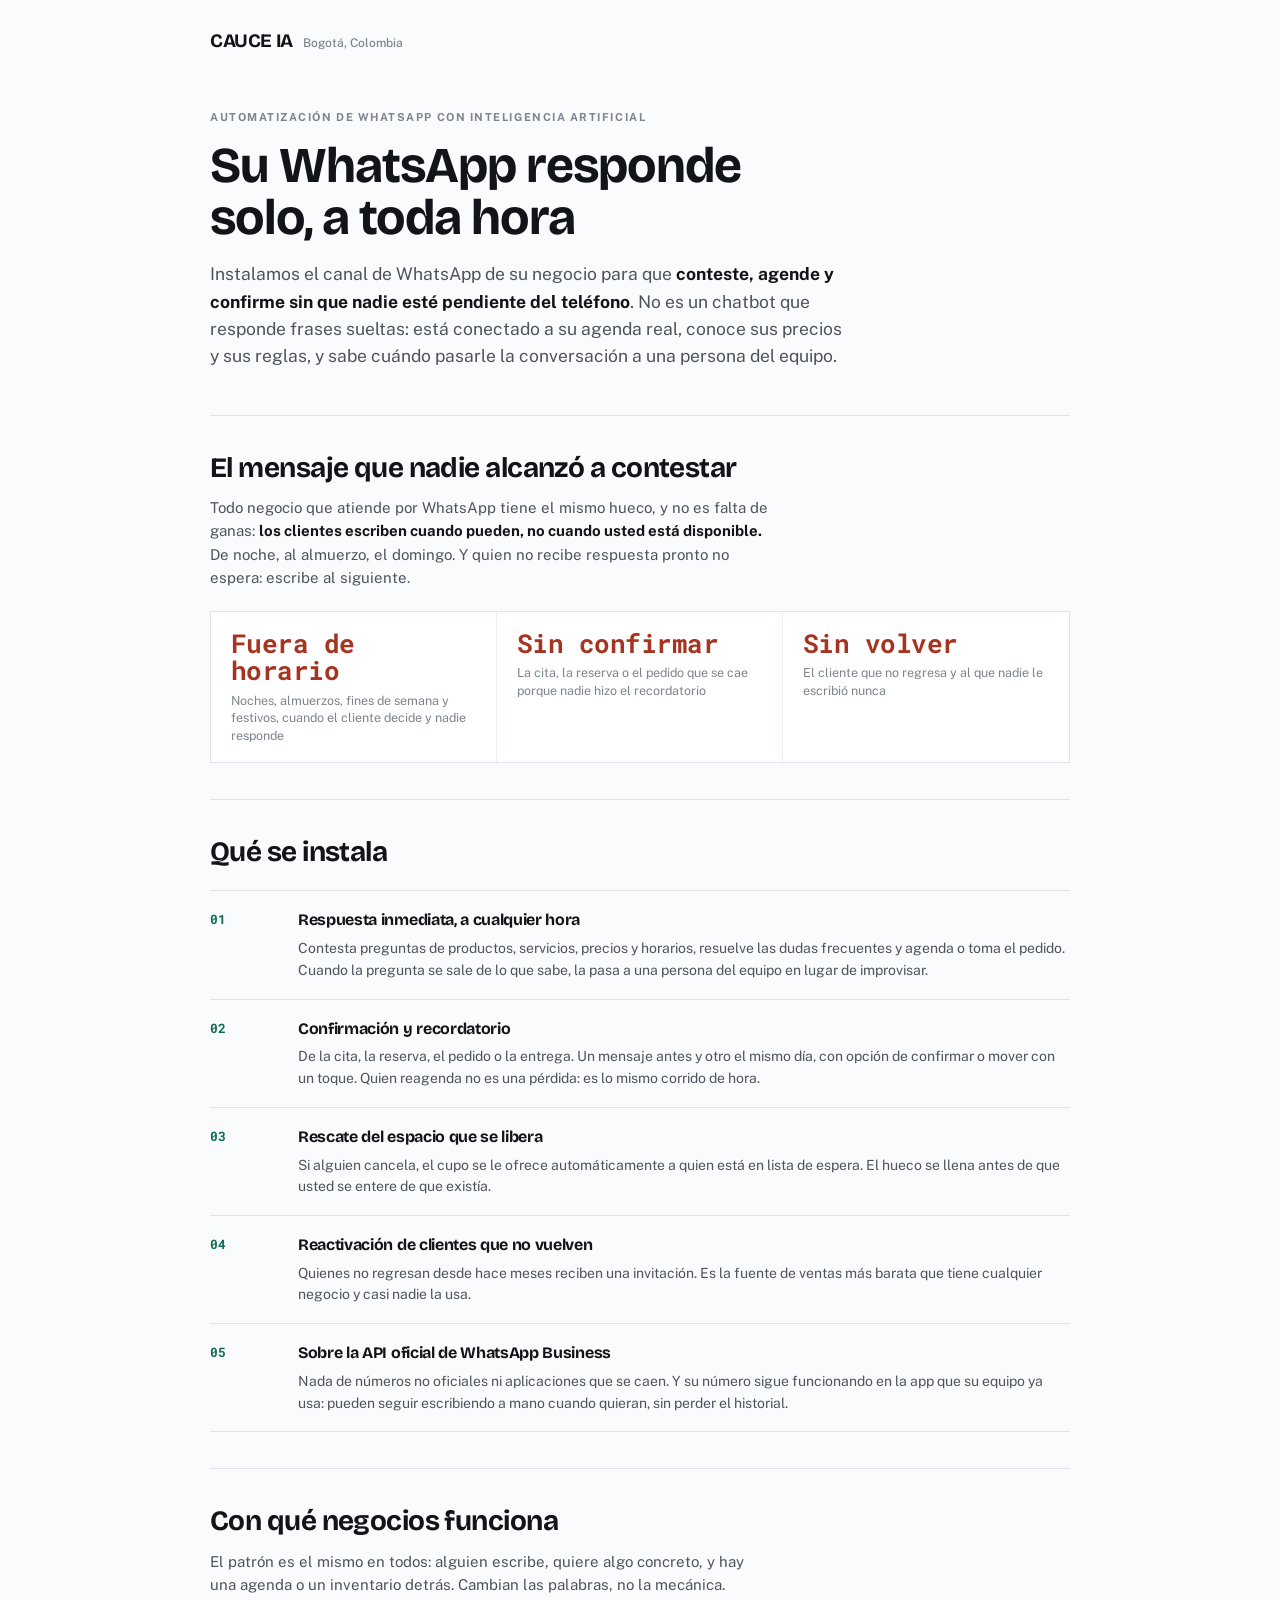
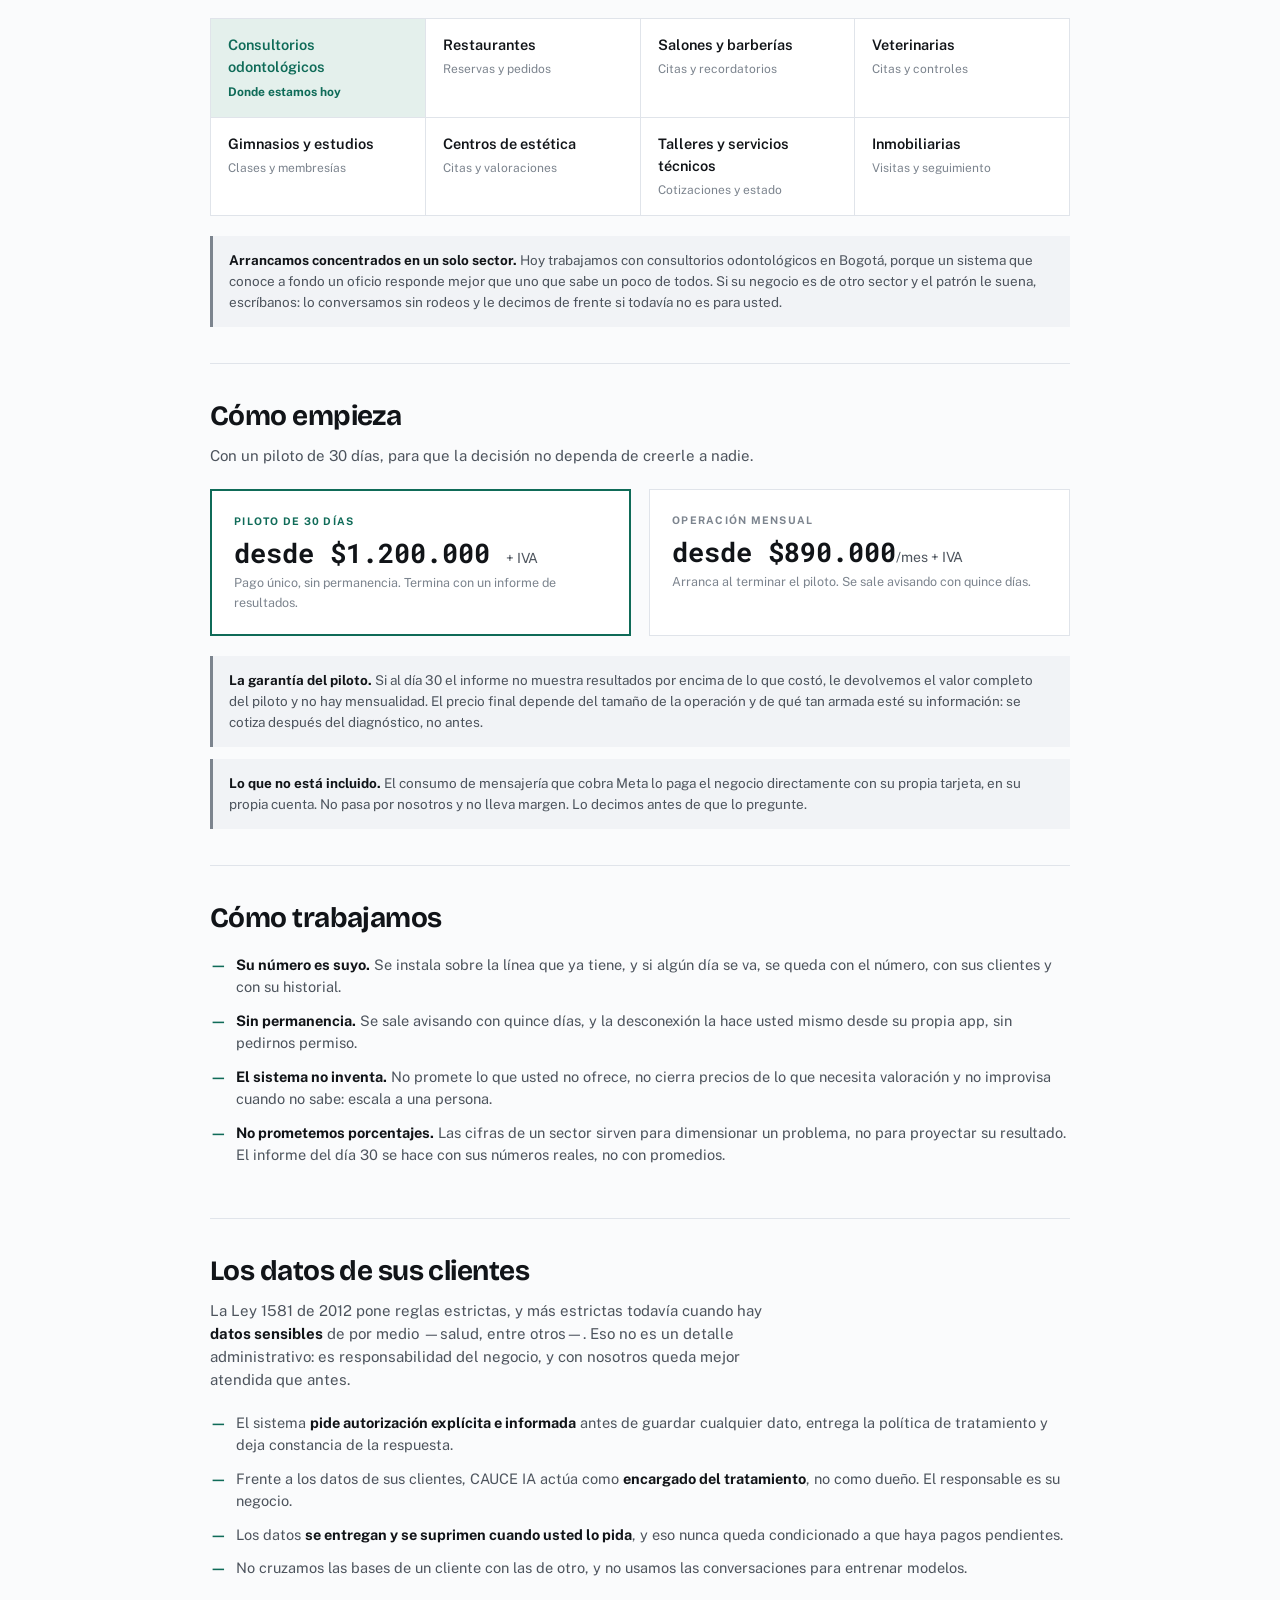
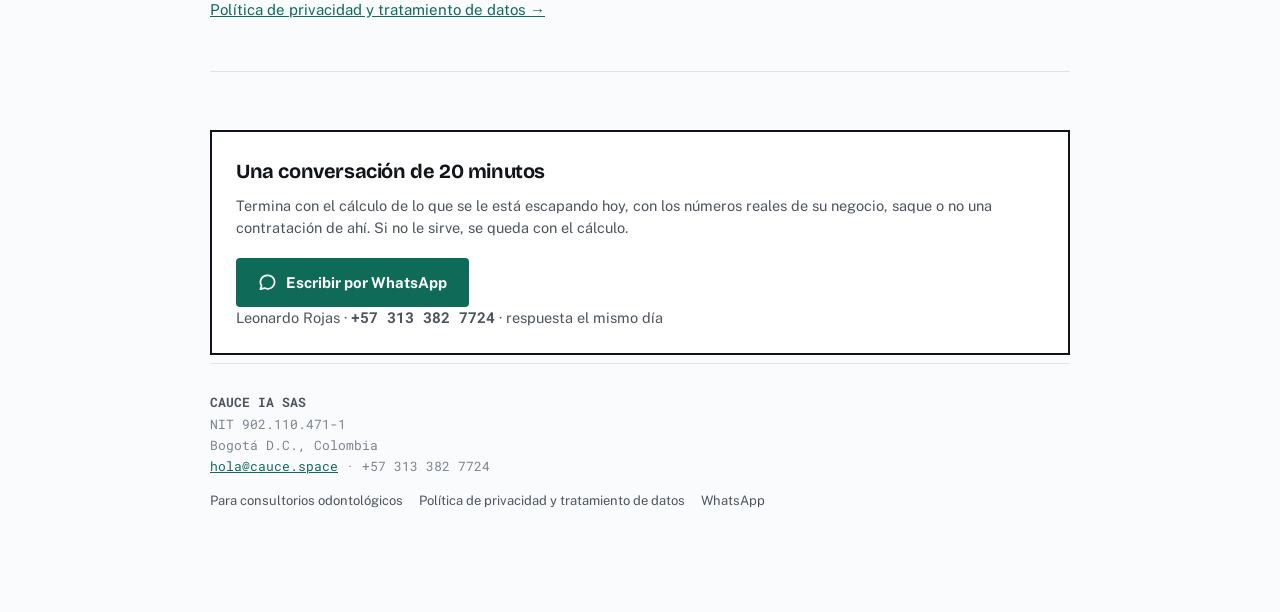
<file: index.html>
<!doctype html>
<html lang="es-CO">
<head>
<meta charset="utf-8">
<meta name="viewport" content="width=device-width,initial-scale=1,viewport-fit=cover">
<title>CAUCE IA — Su WhatsApp responde solo, a toda hora</title>
<meta name="description" content="Instalamos el canal de WhatsApp de su negocio para que responda, agende y confirme sin que nadie esté pendiente del teléfono. Sobre la API oficial de WhatsApp Business. Bogotá, Colombia.">
<link rel="canonical" href="https://cauce.space/">
<meta property="og:title" content="CAUCE IA — Su WhatsApp responde solo, a toda hora">
<meta property="og:description" content="Respuesta inmediata, confirmación de citas y reservas, rescate de espacios que se liberan y reactivación de clientes. Sobre la API oficial de WhatsApp Business.">
<meta property="og:url" content="https://cauce.space/">
<meta property="og:type" content="website">
<meta property="og:locale" content="es_CO">
<link rel="preconnect" href="https://fonts.gstatic.com" crossorigin>
<link rel="stylesheet" href="https://fonts.googleapis.com/css2?family=Bricolage+Grotesque:opsz,wght@12..96,500;12..96,700&family=Public+Sans:wght@400;500;600;700&family=Roboto+Mono:wght@400;500;700&display=swap">
<link rel="stylesheet" href="estilos.css">
<meta name="facebook-domain-verification" content="kmcukns2dumohava4rfosl4ek5tzfh" />
</head>
<body>
<div class="wrap">

<p class="brand"><a href="/">CAUCE IA</a> <span>Bogotá, Colombia</span></p>

<header class="top">
  <p class="eyebrow">Automatización de WhatsApp con inteligencia artificial</p>
  <h1>Su WhatsApp responde solo, a toda hora</h1>
  <p class="deck">Instalamos el canal de WhatsApp de su negocio para que <strong>conteste,
  agende y confirme sin que nadie esté pendiente del teléfono</strong>. No es un chatbot que
  responde frases sueltas: está conectado a su agenda real, conoce sus precios y sus reglas, y
  sabe cuándo pasarle la conversación a una persona del equipo.</p>
</header>

<section>
  <h2>El mensaje que nadie alcanzó a contestar</h2>
  <p class="lede">Todo negocio que atiende por WhatsApp tiene el mismo hueco, y no es falta de
  ganas: <strong>los clientes escriben cuando pueden, no cuando usted está disponible.</strong>
  De noche, al almuerzo, el domingo. Y quien no recibe respuesta pronto no espera: escribe al
  siguiente.</p>
  <div class="figs">
    <div><b>Fuera de horario</b><span>Noches, almuerzos, fines de semana y festivos, cuando el cliente decide y nadie responde</span></div>
    <div><b>Sin confirmar</b><span>La cita, la reserva o el pedido que se cae porque nadie hizo el recordatorio</span></div>
    <div><b>Sin volver</b><span>El cliente que no regresa y al que nadie le escribió nunca</span></div>
  </div>
</section>

<section>
  <h2>Qué se instala</h2>
  <div class="steps">
    <div class="step"><div class="n">01</div><div><h3>Respuesta inmediata, a cualquier hora</h3>
    <p>Contesta preguntas de productos, servicios, precios y horarios, resuelve las dudas
    frecuentes y agenda o toma el pedido. Cuando la pregunta se sale de lo que sabe, la pasa a
    una persona del equipo en lugar de improvisar.</p></div></div>
    <div class="step"><div class="n">02</div><div><h3>Confirmación y recordatorio</h3>
    <p>De la cita, la reserva, el pedido o la entrega. Un mensaje antes y otro el mismo día, con
    opción de confirmar o mover con un toque. Quien reagenda no es una pérdida: es lo mismo
    corrido de hora.</p></div></div>
    <div class="step"><div class="n">03</div><div><h3>Rescate del espacio que se libera</h3>
    <p>Si alguien cancela, el cupo se le ofrece automáticamente a quien está en lista de espera.
    El hueco se llena antes de que usted se entere de que existía.</p></div></div>
    <div class="step"><div class="n">04</div><div><h3>Reactivación de clientes que no vuelven</h3>
    <p>Quienes no regresan desde hace meses reciben una invitación. Es la fuente de ventas más
    barata que tiene cualquier negocio y casi nadie la usa.</p></div></div>
    <div class="step"><div class="n">05</div><div><h3>Sobre la API oficial de WhatsApp Business</h3>
    <p>Nada de números no oficiales ni aplicaciones que se caen. Y su número sigue funcionando en
    la app que su equipo ya usa: pueden seguir escribiendo a mano cuando quieran, sin perder el
    historial.</p></div></div>
  </div>
</section>

<section>
  <h2>Con qué negocios funciona</h2>
  <p class="lede">El patrón es el mismo en todos: alguien escribe, quiere algo concreto, y hay una
  agenda o un inventario detrás. Cambian las palabras, no la mecánica.</p>
  <ul class="verts">
    <li class="on"><a href='/odontologia'>Consultorios odontológicos</a><span>Donde estamos hoy</span></li>
    <li>Restaurantes<span>Reservas y pedidos</span></li>
    <li>Salones y barberías<span>Citas y recordatorios</span></li>
    <li>Veterinarias<span>Citas y controles</span></li>
    <li>Gimnasios y estudios<span>Clases y membresías</span></li>
    <li>Centros de estética<span>Citas y valoraciones</span></li>
    <li>Talleres y servicios técnicos<span>Cotizaciones y estado</span></li>
    <li>Inmobiliarias<span>Visitas y seguimiento</span></li>
  </ul>
  <div class="note"><strong>Arrancamos concentrados en un solo sector.</strong> Hoy trabajamos con
  consultorios odontológicos en Bogotá, porque un sistema que conoce a fondo un oficio responde
  mejor que uno que sabe un poco de todos. Si su negocio es de otro sector y el patrón le suena,
  escríbanos: lo conversamos sin rodeos y le decimos de frente si todavía no es para usted.</div>
</section>

<section>
  <h2>Cómo empieza</h2>
  <p class="lede">Con un piloto de 30 días, para que la decisión no dependa de creerle a nadie.</p>
  <div class="plan">
    <div class="tier hi">
      <p class="tag">Piloto de 30 días</p>
      <p class="price">desde $1.200.000 <span class="iva">+ IVA</span></p>
      <p class="sub">Pago único, sin permanencia. Termina con un informe de resultados.</p>
    </div>
    <div class="tier">
      <p class="tag">Operación mensual</p>
      <p class="price">desde $890.000<span class="iva">/mes + IVA</span></p>
      <p class="sub">Arranca al terminar el piloto. Se sale avisando con quince días.</p>
    </div>
  </div>
  <div class="note"><strong>La garantía del piloto.</strong> Si al día 30 el informe no muestra
  resultados por encima de lo que costó, le devolvemos el valor completo del piloto y no hay
  mensualidad. El precio final depende del tamaño de la operación y de qué tan armada esté su
  información: se cotiza después del diagnóstico, no antes.</div>
  <div class="note"><strong>Lo que no está incluido.</strong> El consumo de mensajería que cobra
  Meta lo paga el negocio directamente con su propia tarjeta, en su propia cuenta. No pasa por
  nosotros y no lleva margen. Lo decimos antes de que lo pregunte.</div>
</section>

<section>
  <h2>Cómo trabajamos</h2>
  <ul class="plain">
    <li><strong>Su número es suyo.</strong> Se instala sobre la línea que ya tiene, y si algún día
    se va, se queda con el número, con sus clientes y con su historial.</li>
    <li><strong>Sin permanencia.</strong> Se sale avisando con quince días, y la desconexión la
    hace usted mismo desde su propia app, sin pedirnos permiso.</li>
    <li><strong>El sistema no inventa.</strong> No promete lo que usted no ofrece, no cierra
    precios de lo que necesita valoración y no improvisa cuando no sabe: escala a una persona.</li>
    <li><strong>No prometemos porcentajes.</strong> Las cifras de un sector sirven para dimensionar
    un problema, no para proyectar su resultado. El informe del día 30 se hace con sus números
    reales, no con promedios.</li>
  </ul>
</section>

<section>
  <h2>Los datos de sus clientes</h2>
  <p class="lede">La Ley 1581 de 2012 pone reglas estrictas, y más estrictas todavía cuando hay
  <strong>datos sensibles</strong> de por medio —salud, entre otros—. Eso no es un detalle
  administrativo: es responsabilidad del negocio, y con nosotros queda mejor atendida que antes.</p>
  <ul class="plain">
    <li>El sistema <strong>pide autorización explícita e informada</strong> antes de guardar
    cualquier dato, entrega la política de tratamiento y deja constancia de la respuesta.</li>
    <li>Frente a los datos de sus clientes, CAUCE IA actúa como <strong>encargado del
    tratamiento</strong>, no como dueño. El responsable es su negocio.</li>
    <li>Los datos <strong>se entregan y se suprimen cuando usted lo pida</strong>, y eso nunca
    queda condicionado a que haya pagos pendientes.</li>
    <li>No cruzamos las bases de un cliente con las de otro, y no usamos las conversaciones para
    entrenar modelos.</li>
  </ul>
  <p style="margin-top:18px"><a href='/privacidad'>Política de privacidad y tratamiento de datos &rarr;</a></p>
</section>

<section class="nob">
  <div class="cta">
    <h3>Una conversación de 20 minutos</h3>
    <p>Termina con el cálculo de lo que se le está escapando hoy, con los números reales de su
    negocio, saque o no una contratación de ahí. Si no le sirve, se queda con el cálculo.</p>
    <a class="wa" href="https://wa.me/573133827724?text=Hola%2C%20vi%20cauce.space%20y%20quiero%20el%20diagn%C3%B3stico%20de%2020%20minutos%20para%20mi%20negocio." target="_blank" rel="noopener"><svg width="19" height="19" viewBox="0 0 24 24" fill="none" stroke="currentColor" stroke-width="2.2" stroke-linecap="round" stroke-linejoin="round" aria-hidden="true"><path d="M21 11.5a8.4 8.4 0 0 1-9 8.4 8.6 8.6 0 0 1-3.8-.9L3 20.5l1.5-4.4A8.4 8.4 0 0 1 12 3.1a8.4 8.4 0 0 1 9 8.4Z"/></svg>Escribir por WhatsApp</a>
    <p class="whom">Leonardo Rojas &middot; <a href="tel:+573133827724">+57 313 382 7724</a> &middot; respuesta el mismo día</p>
  </div>

  <footer>
    <p class="legal">
      <b>CAUCE IA SAS</b><br>
      NIT 902.110.471-1<br>
      Bogotá D.C., Colombia<br>
      <a href="mailto:hola@cauce.space">hola@cauce.space</a> &middot; +57 313 382 7724
    </p>
    <nav>
      <a href='/odontologia'>Para consultorios odontológicos</a>
      <a href='/privacidad'>Política de privacidad y tratamiento de datos</a>
      <a href="https://wa.me/573133827724" target="_blank" rel="noopener">WhatsApp</a>
    </nav>
  </footer>
</section>

</div>
</body>
</html>
</file>
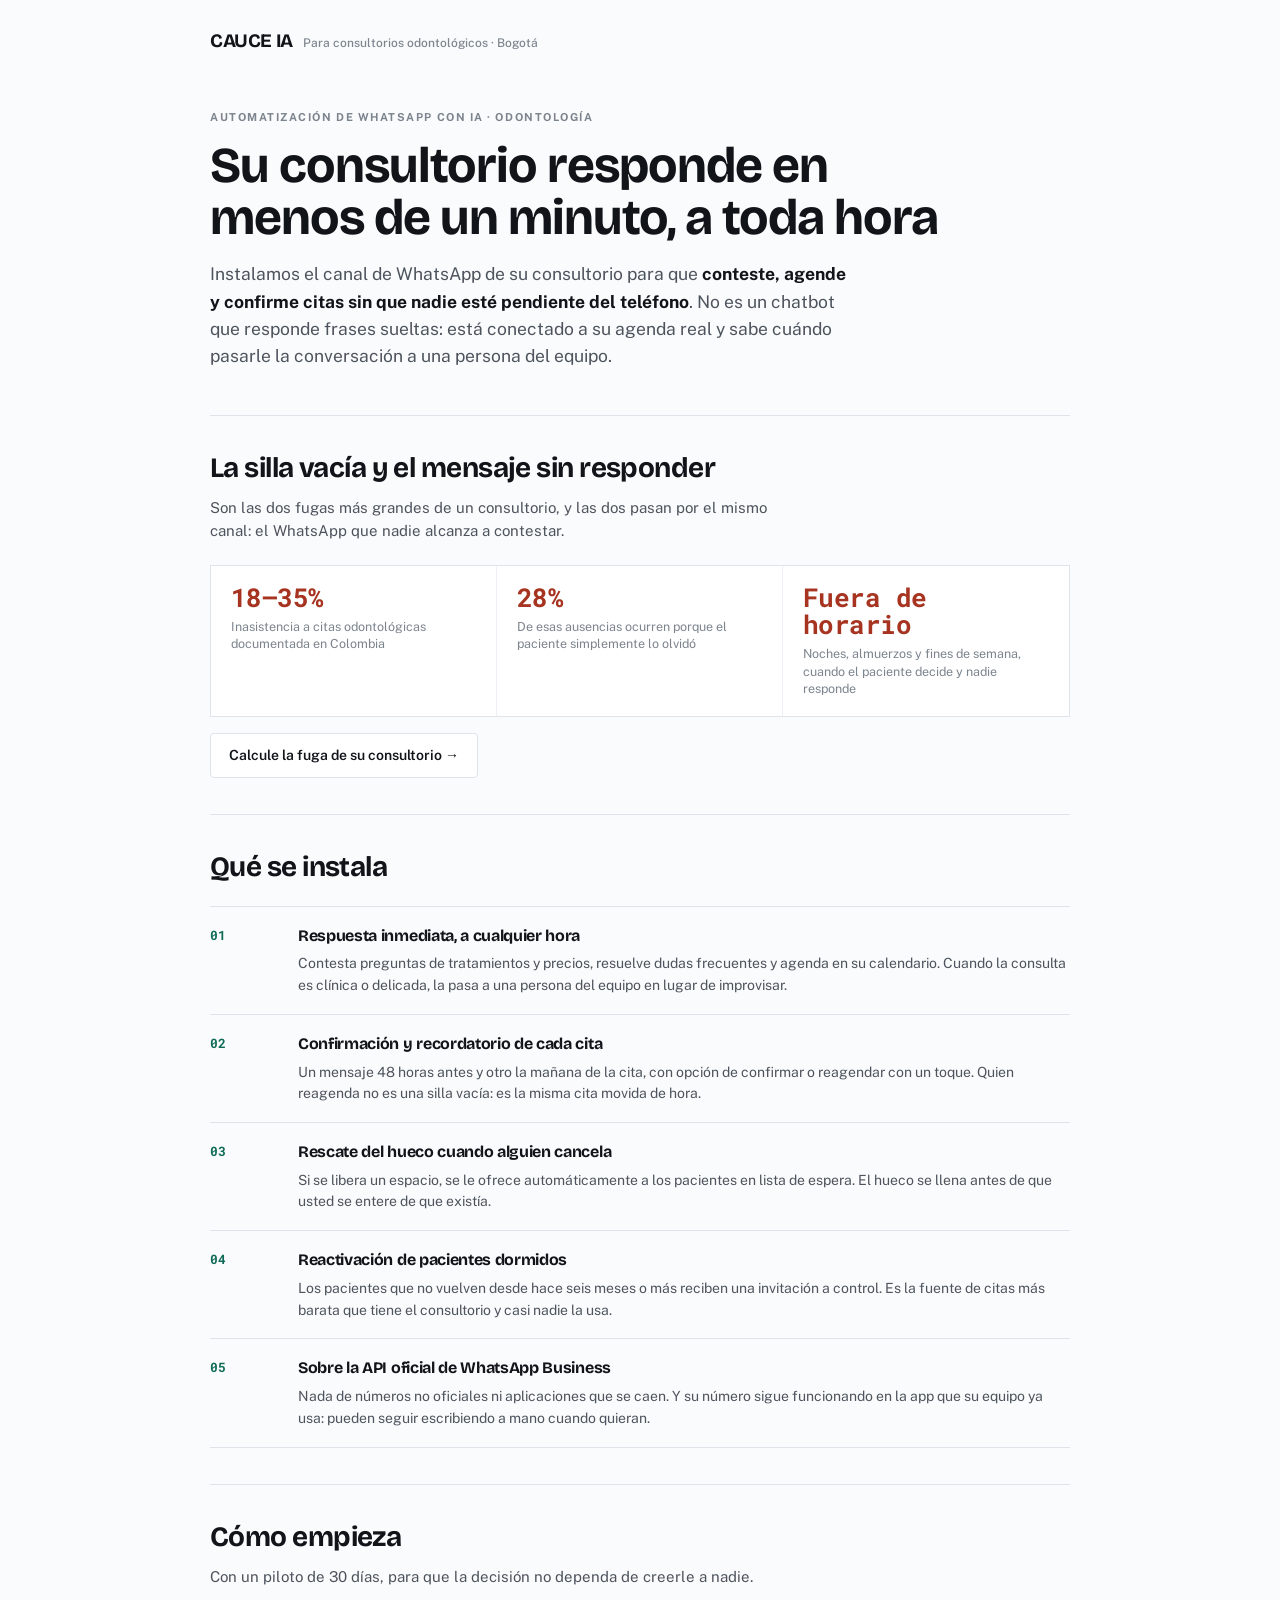
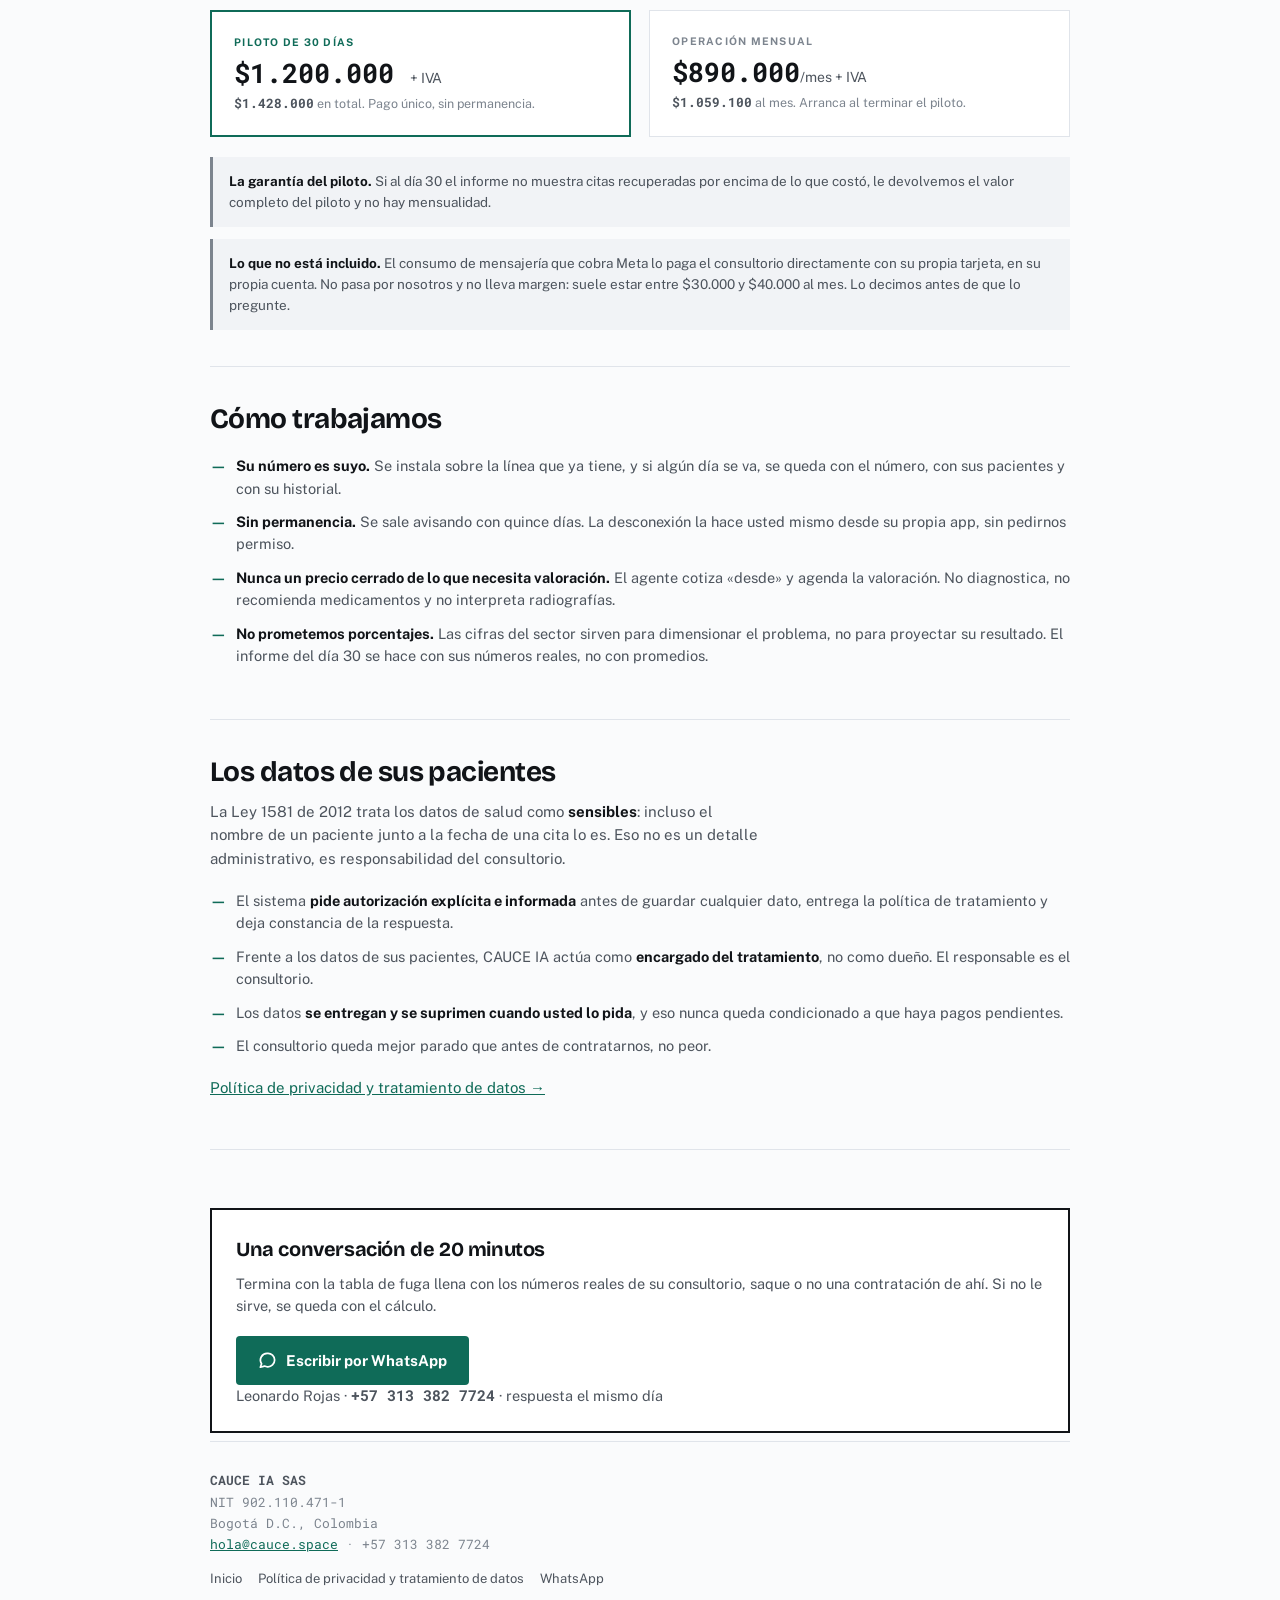
<file: odontologia.html>
<!doctype html>

<html lang="es-CO">
<head>
<meta charset="utf-8">
<meta name="viewport" content="width=device-width,initial-scale=1,viewport-fit=cover">
<title>CAUCE IA para consultorios odontológicos — La silla vacía</title>
<meta name="description" content="Automatización de WhatsApp para consultorios odontológicos en Bogotá: respuesta en menos de un minuto, confirmación de citas y rescate de sillas vacías.">
<link rel="canonical" href="https://cauce.space/odontologia.html">
<meta property="og:title" content="CAUCE IA para consultorios odontológicos — La silla vacía">
<meta property="og:description" content="La inasistencia odontológica en Colombia va del 18% al 35%, y el 28% de esas ausencias son por olvido. Calcule lo que le cuesta a su consultorio.">
<meta property="og:url" content="https://cauce.space/odontologia.html">
<meta property="og:type" content="website">
<meta property="og:locale" content="es_CO">
<link rel="preconnect" href="https://fonts.gstatic.com" crossorigin>
<link rel="stylesheet" href="https://fonts.googleapis.com/css2?family=Bricolage+Grotesque:opsz,wght@12..96,500;12..96,700&family=Public+Sans:wght@400;500;600;700&family=Roboto+Mono:wght@400;500;700&display=swap">
<link rel="stylesheet" href="estilos.css">
</head>
<body>
<div class="wrap">

<p class="brand"><a href="/">CAUCE IA</a> <span>Para consultorios odontológicos &middot; Bogotá</span></p>

<header class="top">
  <p class="eyebrow">Automatización de WhatsApp con IA &middot; Odontología</p>
  <h1>Su consultorio responde en menos de un minuto, a toda hora</h1>
  <p class="deck">Instalamos el canal de WhatsApp de su consultorio para que <strong>conteste,
  agende y confirme citas sin que nadie esté pendiente del teléfono</strong>. No es un chatbot que
  responde frases sueltas: está conectado a su agenda real y sabe cuándo pasarle la conversación a
  una persona del equipo.</p>
</header>

<section>
  <h2>La silla vacía y el mensaje sin responder</h2>
  <p class="lede">Son las dos fugas más grandes de un consultorio, y las dos pasan por el mismo
  canal: el WhatsApp que nadie alcanza a contestar.</p>
  <div class="figs">
    <div><b>18–35%</b><span>Inasistencia a citas odontológicas documentada en Colombia</span></div>
    <div><b>28%</b><span>De esas ausencias ocurren porque el paciente simplemente lo olvidó</span></div>
    <div><b>Fuera de horario</b><span>Noches, almuerzos y fines de semana, cuando el paciente decide y nadie responde</span></div>
  </div>
  <a class="ghost" href="https://claude.ai/artifact/QeLZgLU3ufGdjjJFmCzkos" target="_blank" rel="noopener">Calcule la fuga de su consultorio &rarr;</a>
</section>

<section>
  <h2>Qué se instala</h2>
  <div class="steps">
    <div class="step"><div class="n">01</div><div><h3>Respuesta inmediata, a cualquier hora</h3>
    <p>Contesta preguntas de tratamientos y precios, resuelve dudas frecuentes y agenda en su
    calendario. Cuando la consulta es clínica o delicada, la pasa a una persona del equipo en
    lugar de improvisar.</p></div></div>
    <div class="step"><div class="n">02</div><div><h3>Confirmación y recordatorio de cada cita</h3>
    <p>Un mensaje 48 horas antes y otro la mañana de la cita, con opción de confirmar o reagendar
    con un toque. Quien reagenda no es una silla vacía: es la misma cita movida de hora.</p></div></div>
    <div class="step"><div class="n">03</div><div><h3>Rescate del hueco cuando alguien cancela</h3>
    <p>Si se libera un espacio, se le ofrece automáticamente a los pacientes en lista de espera.
    El hueco se llena antes de que usted se entere de que existía.</p></div></div>
    <div class="step"><div class="n">04</div><div><h3>Reactivación de pacientes dormidos</h3>
    <p>Los pacientes que no vuelven desde hace seis meses o más reciben una invitación a control.
    Es la fuente de citas más barata que tiene el consultorio y casi nadie la usa.</p></div></div>
    <div class="step"><div class="n">05</div><div><h3>Sobre la API oficial de WhatsApp Business</h3>
    <p>Nada de números no oficiales ni aplicaciones que se caen. Y su número sigue funcionando en
    la app que su equipo ya usa: pueden seguir escribiendo a mano cuando quieran.</p></div></div>
  </div>
</section>

<section>
  <h2>Cómo empieza</h2>
  <p class="lede">Con un piloto de 30 días, para que la decisión no dependa de creerle a nadie.</p>
  <div class="plan">
    <div class="tier hi">
      <p class="tag">Piloto de 30 días</p>
      <p class="price">$1.200.000 <span class="iva">+ IVA</span></p>
      <p class="sub"><b>$1.428.000</b> en total. Pago único, sin permanencia.</p>
    </div>
    <div class="tier">
      <p class="tag">Operación mensual</p>
      <p class="price">$890.000<span class="iva">/mes + IVA</span></p>
      <p class="sub"><b>$1.059.100</b> al mes. Arranca al terminar el piloto.</p>
    </div>
  </div>
  <div class="note"><strong>La garantía del piloto.</strong> Si al día 30 el informe no muestra
  citas recuperadas por encima de lo que costó, le devolvemos el valor completo del piloto y no
  hay mensualidad.</div>
  <div class="note"><strong>Lo que no está incluido.</strong> El consumo de mensajería que cobra
  Meta lo paga el consultorio directamente con su propia tarjeta, en su propia cuenta. No pasa
  por nosotros y no lleva margen: suele estar entre $30.000 y $40.000 al mes. Lo decimos antes de
  que lo pregunte.</div>
</section>

<section>
  <h2>Cómo trabajamos</h2>
  <ul class="plain">
    <li><strong>Su número es suyo.</strong> Se instala sobre la línea que ya tiene, y si algún día
    se va, se queda con el número, con sus pacientes y con su historial.</li>
    <li><strong>Sin permanencia.</strong> Se sale avisando con quince días. La desconexión la hace
    usted mismo desde su propia app, sin pedirnos permiso.</li>
    <li><strong>Nunca un precio cerrado de lo que necesita valoración.</strong> El agente cotiza
    «desde» y agenda la valoración. No diagnostica, no recomienda medicamentos y no interpreta
    radiografías.</li>
    <li><strong>No prometemos porcentajes.</strong> Las cifras del sector sirven para dimensionar
    el problema, no para proyectar su resultado. El informe del día 30 se hace con sus números
    reales, no con promedios.</li>
  </ul>
</section>

<section>
  <h2>Los datos de sus pacientes</h2>
  <p class="lede">La Ley 1581 de 2012 trata los datos de salud como <strong>sensibles</strong>:
  incluso el nombre de un paciente junto a la fecha de una cita lo es. Eso no es un detalle
  administrativo, es responsabilidad del consultorio.</p>
  <ul class="plain">
    <li>El sistema <strong>pide autorización explícita e informada</strong> antes de guardar
    cualquier dato, entrega la política de tratamiento y deja constancia de la respuesta.</li>
    <li>Frente a los datos de sus pacientes, CAUCE IA actúa como <strong>encargado del
    tratamiento</strong>, no como dueño. El responsable es el consultorio.</li>
    <li>Los datos <strong>se entregan y se suprimen cuando usted lo pida</strong>, y eso nunca
    queda condicionado a que haya pagos pendientes.</li>
    <li>El consultorio queda mejor parado que antes de contratarnos, no peor.</li>
  </ul>
  <p style="margin-top:18px"><a href='/privacidad'>Política de privacidad y tratamiento de datos &rarr;</a></p>
</section>

<section class="nob">
  <div class="cta">
    <h3>Una conversación de 20 minutos</h3>
    <p>Termina con la tabla de fuga llena con los números reales de su consultorio, saque o no una
    contratación de ahí. Si no le sirve, se queda con el cálculo.</p>
    <a class="wa" href="https://wa.me/573133827724?text=Hola%2C%20vi%20la%20p%C3%A1gina%20y%20quiero%20el%20diagn%C3%B3stico%20de%2020%20minutos%20para%20mi%20consultorio." target="_blank" rel="noopener"><svg width="19" height="19" viewBox="0 0 24 24" fill="none" stroke="currentColor" stroke-width="2.2" stroke-linecap="round" stroke-linejoin="round" aria-hidden="true"><path d="M21 11.5a8.4 8.4 0 0 1-9 8.4 8.6 8.6 0 0 1-3.8-.9L3 20.5l1.5-4.4A8.4 8.4 0 0 1 12 3.1a8.4 8.4 0 0 1 9 8.4Z"/></svg>Escribir por WhatsApp</a>
    <p class="whom">Leonardo Rojas &middot; <a href="tel:+573133827724">+57 313 382 7724</a> &middot; respuesta el mismo día</p>
  </div>

  <footer>
    <p class="legal">
      <b>CAUCE IA SAS</b><br>
      NIT 902.110.471-1<br>
      Bogotá D.C., Colombia<br>
      <a href="mailto:hola@cauce.space">hola@cauce.space</a> &middot; +57 313 382 7724
    </p>
    <nav>
      <a href="/">Inicio</a>
      <a href='/privacidad'>Política de privacidad y tratamiento de datos</a>
      <a href="https://wa.me/573133827724" target="_blank" rel="noopener">WhatsApp</a>
    </nav>
  </footer>
</section>

</div>
</body>
</html>
</file>
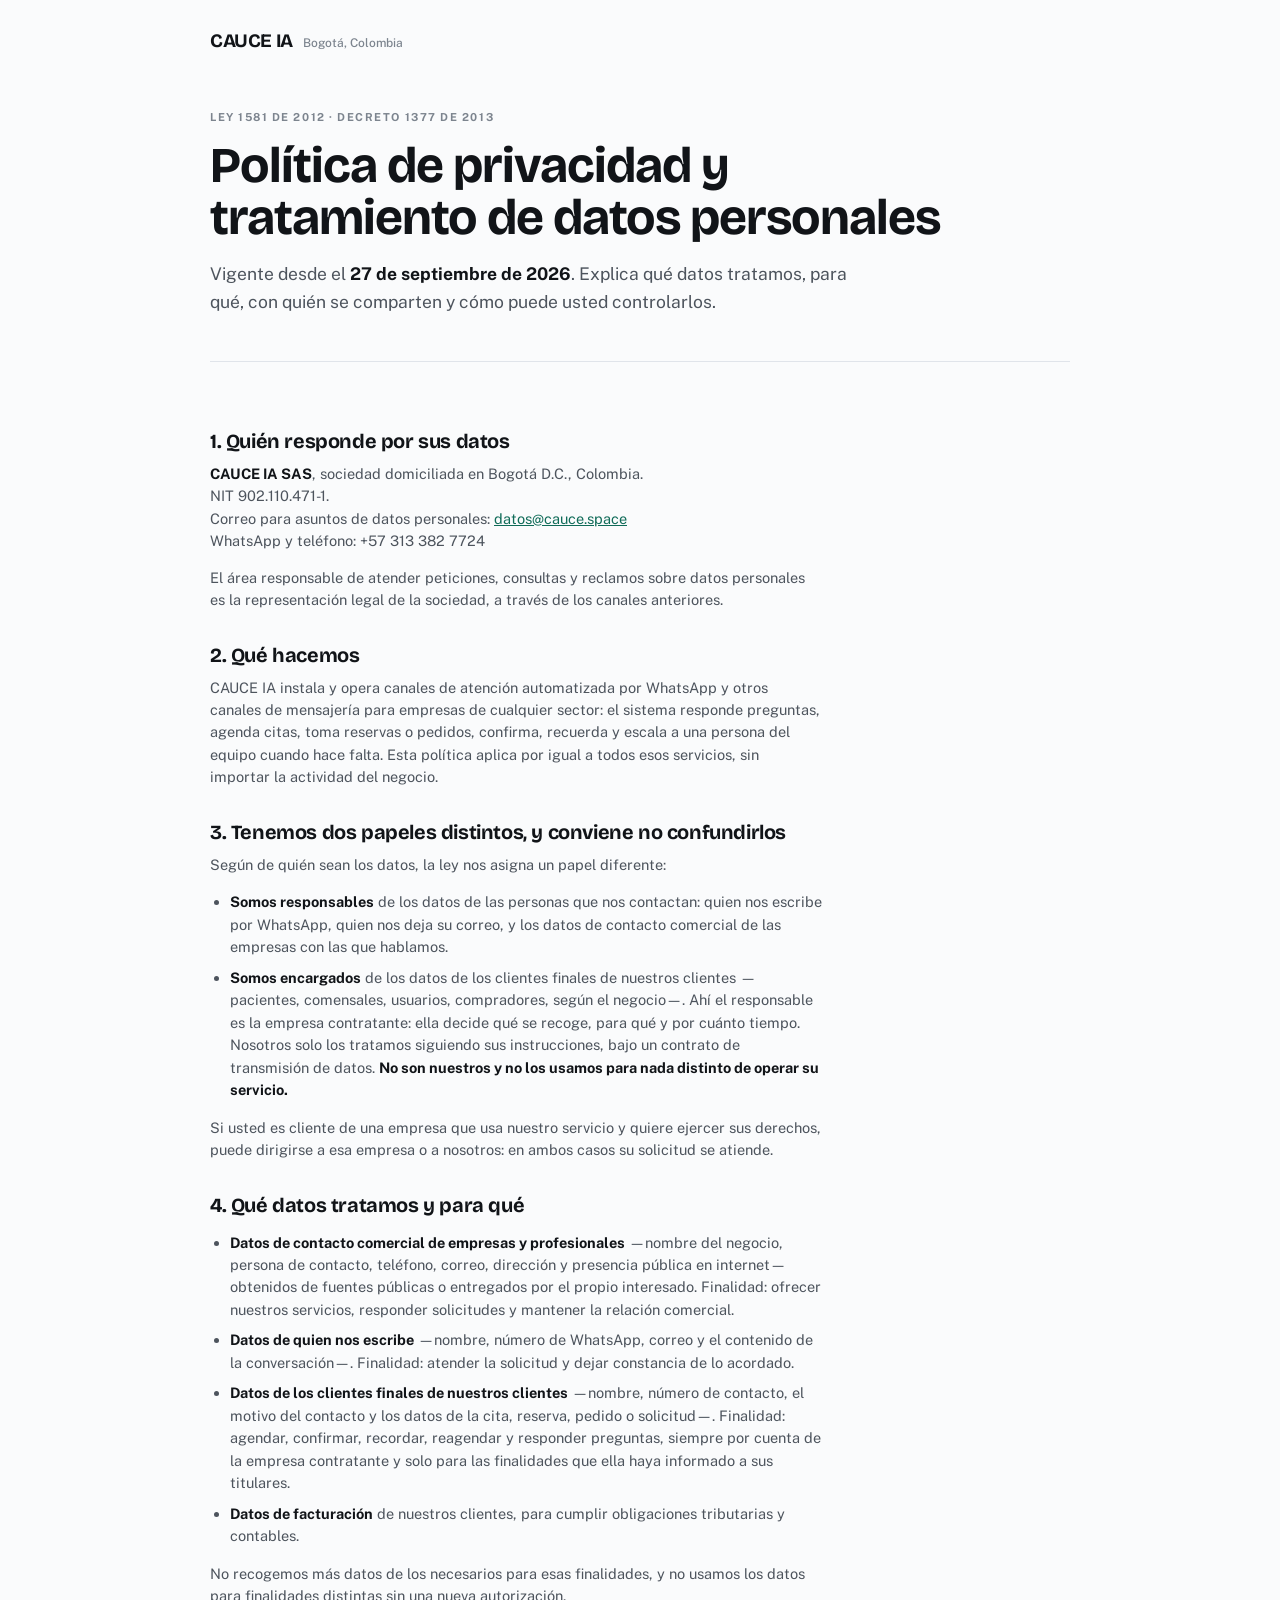
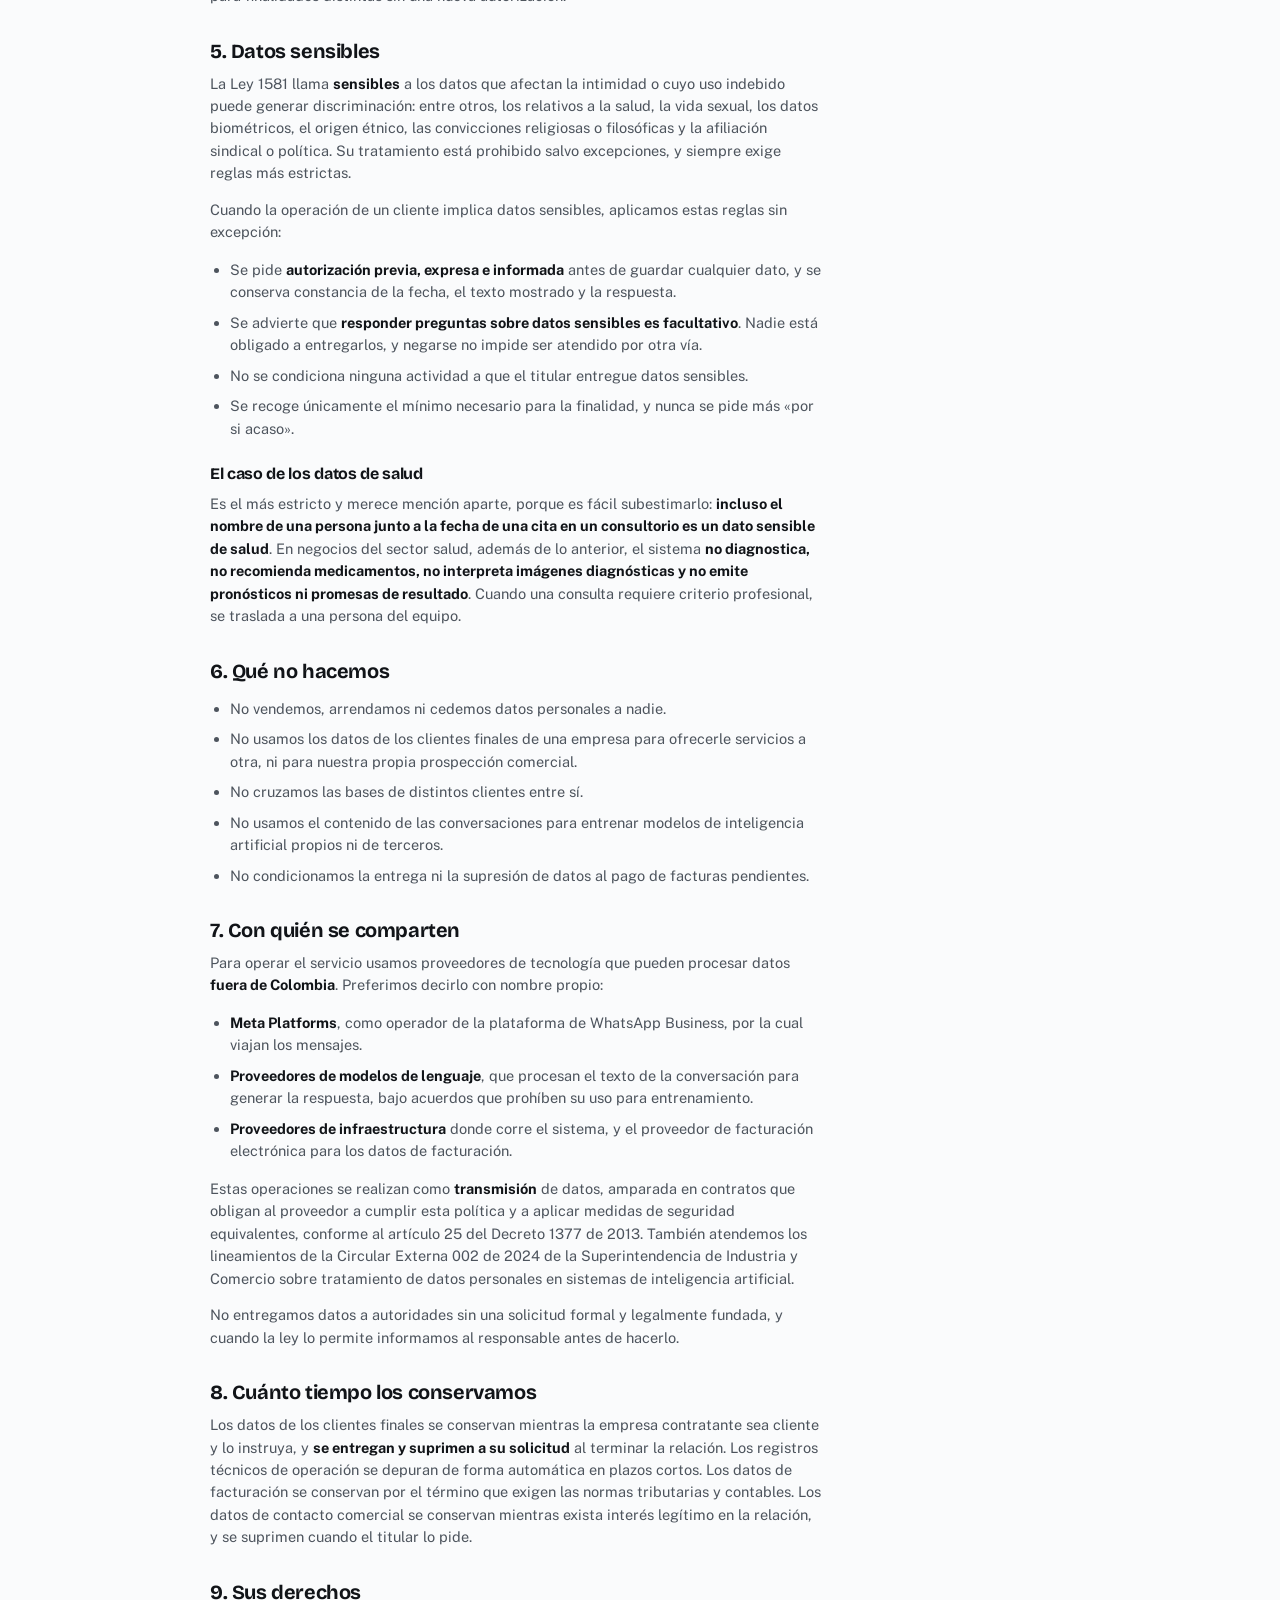
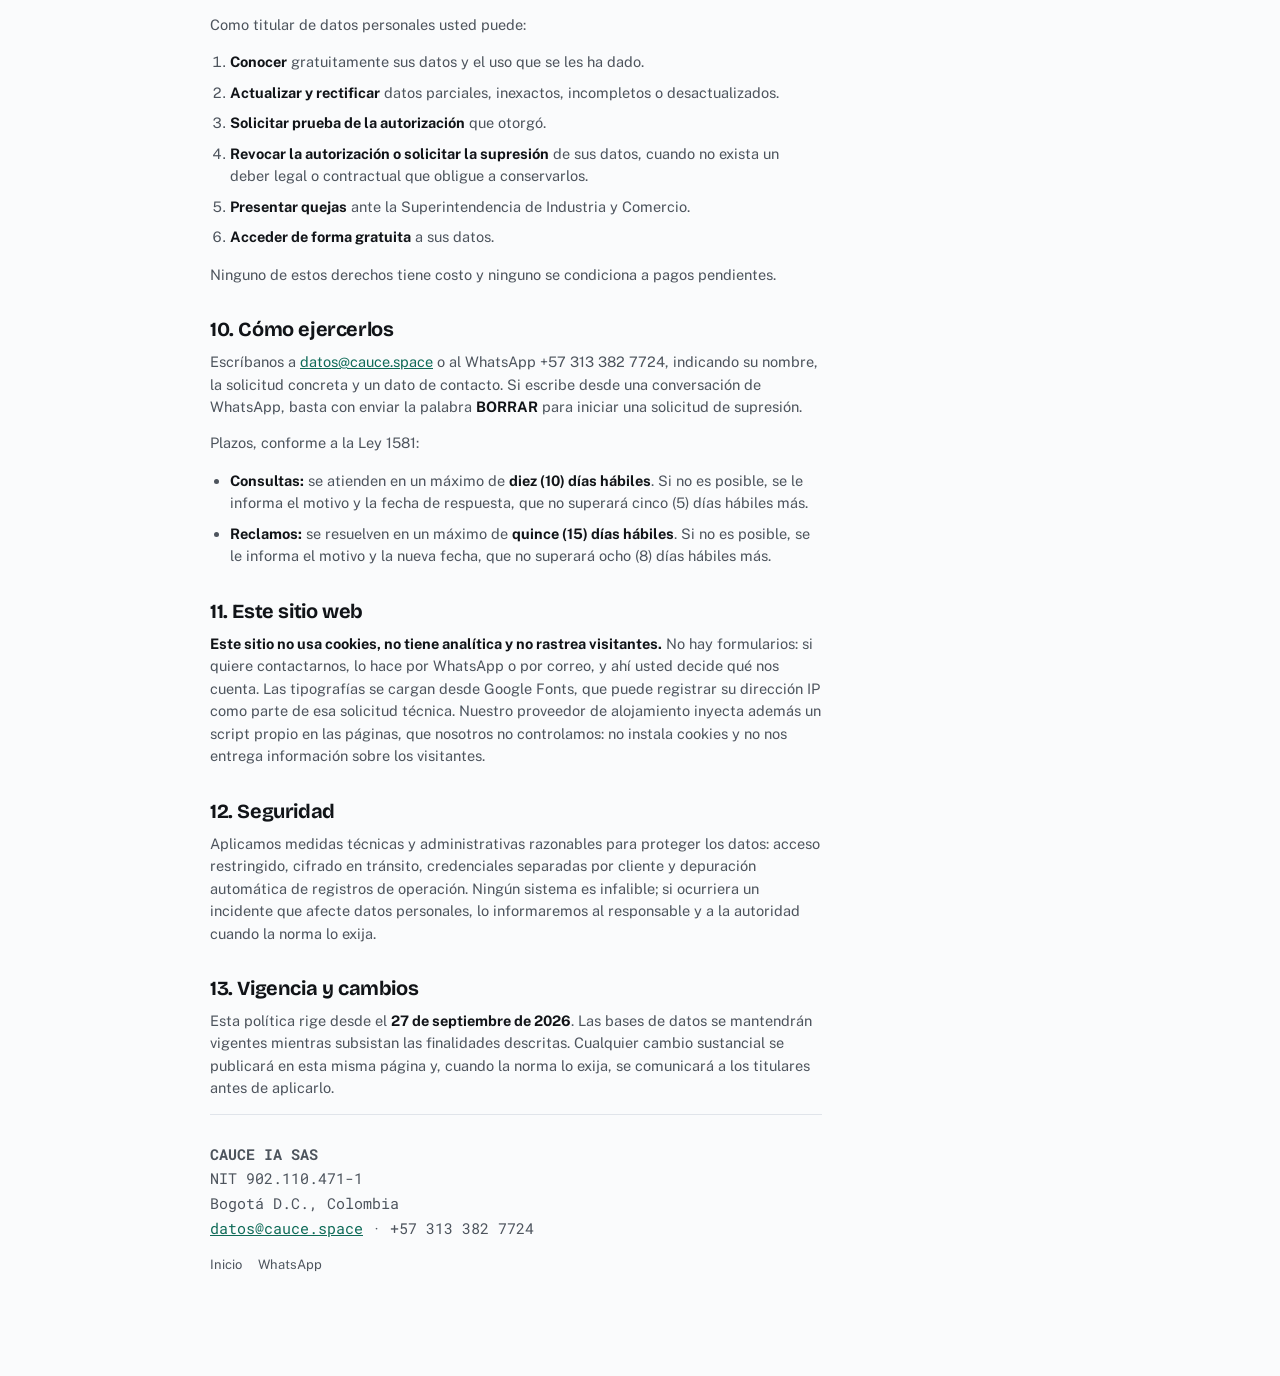
<file: privacidad.html>
<!doctype html>

<html lang="es-CO">
<head>
<meta charset="utf-8">
<meta name="viewport" content="width=device-width,initial-scale=1,viewport-fit=cover">
<title>Política de privacidad y tratamiento de datos — CAUCE IA</title>
<meta name="description" content="Política de tratamiento de datos personales de CAUCE IA SAS, conforme a la Ley 1581 de 2012 y el Decreto 1377 de 2013.">
<link rel="canonical" href="https://cauce.space/privacidad.html">
<meta name="robots" content="index,follow">
<link rel="preconnect" href="https://fonts.gstatic.com" crossorigin>
<link rel="stylesheet" href="https://fonts.googleapis.com/css2?family=Bricolage+Grotesque:opsz,wght@12..96,500;12..96,700&family=Public+Sans:wght@400;500;600;700&family=Roboto+Mono:wght@400;500;700&display=swap">
<link rel="stylesheet" href="estilos.css">
</head>
<body>
<div class="wrap">

<p class="brand"><a href="/">CAUCE IA</a> <span>Bogotá, Colombia</span></p>

<header class="top">
  <p class="eyebrow">Ley 1581 de 2012 &middot; Decreto 1377 de 2013</p>
  <h1>Política de privacidad y tratamiento de datos personales</h1>
  <p class="deck">Vigente desde el <strong>27 de septiembre de 2026</strong>. Explica qué datos
  tratamos, para qué, con quién se comparten y cómo puede usted controlarlos.</p>
</header>

<section class="nob doc">

<h2>1. Quién responde por sus datos</h2>
<p><strong>CAUCE IA SAS</strong>, sociedad domiciliada en Bogotá D.C., Colombia.<br>
NIT 902.110.471-1.<br>
Correo para asuntos de datos personales: <a href="mailto:datos@cauce.space">datos@cauce.space</a><br>
WhatsApp y teléfono: +57 313 382 7724</p>
<p>El área responsable de atender peticiones, consultas y reclamos sobre datos personales es la
representación legal de la sociedad, a través de los canales anteriores.</p>

<h2>2. Qué hacemos</h2>
<p>CAUCE IA instala y opera canales de atención automatizada por WhatsApp y otros canales de
mensajería para empresas de cualquier sector: el sistema responde preguntas, agenda citas, toma
reservas o pedidos, confirma, recuerda y escala a una persona del equipo cuando hace falta. Esta
política aplica por igual a todos esos servicios, sin importar la actividad del negocio.</p>

<h2>3. Tenemos dos papeles distintos, y conviene no confundirlos</h2>
<p>Según de quién sean los datos, la ley nos asigna un papel diferente:</p>
<ul>
  <li><strong>Somos responsables</strong> de los datos de las personas que nos contactan: quien
  nos escribe por WhatsApp, quien nos deja su correo, y los datos de contacto comercial de las
  empresas con las que hablamos.</li>
  <li><strong>Somos encargados</strong> de los datos de los clientes finales de nuestros clientes
  —pacientes, comensales, usuarios, compradores, según el negocio—. Ahí el responsable es la
  empresa contratante: ella decide qué se recoge, para qué y por cuánto tiempo. Nosotros solo los
  tratamos siguiendo sus instrucciones, bajo un contrato de transmisión de datos.
  <strong>No son nuestros y no los usamos para nada distinto de operar su servicio.</strong></li>
</ul>
<p>Si usted es cliente de una empresa que usa nuestro servicio y quiere ejercer sus derechos,
puede dirigirse a esa empresa o a nosotros: en ambos casos su solicitud se atiende.</p>

<h2>4. Qué datos tratamos y para qué</h2>
<ul>
  <li><strong>Datos de contacto comercial de empresas y profesionales</strong> —nombre del
  negocio, persona de contacto, teléfono, correo, dirección y presencia pública en internet—
  obtenidos de fuentes públicas o entregados por el propio interesado. Finalidad: ofrecer
  nuestros servicios, responder solicitudes y mantener la relación comercial.</li>
  <li><strong>Datos de quien nos escribe</strong> —nombre, número de WhatsApp, correo y el
  contenido de la conversación—. Finalidad: atender la solicitud y dejar constancia de lo
  acordado.</li>
  <li><strong>Datos de los clientes finales de nuestros clientes</strong> —nombre, número de
  contacto, el motivo del contacto y los datos de la cita, reserva, pedido o solicitud—.
  Finalidad: agendar, confirmar, recordar, reagendar y responder preguntas, siempre por cuenta de
  la empresa contratante y solo para las finalidades que ella haya informado a sus titulares.</li>
  <li><strong>Datos de facturación</strong> de nuestros clientes, para cumplir obligaciones
  tributarias y contables.</li>
</ul>
<p>No recogemos más datos de los necesarios para esas finalidades, y no usamos los datos para
finalidades distintas sin una nueva autorización.</p>

<h2>5. Datos sensibles</h2>
<p>La Ley 1581 llama <strong>sensibles</strong> a los datos que afectan la intimidad o cuyo uso
indebido puede generar discriminación: entre otros, los relativos a la salud, la vida sexual, los
datos biométricos, el origen étnico, las convicciones religiosas o filosóficas y la afiliación
sindical o política. Su tratamiento está prohibido salvo excepciones, y siempre exige reglas más
estrictas.</p>
<p>Cuando la operación de un cliente implica datos sensibles, aplicamos estas reglas sin
excepción:</p>
<ul>
  <li>Se pide <strong>autorización previa, expresa e informada</strong> antes de guardar
  cualquier dato, y se conserva constancia de la fecha, el texto mostrado y la respuesta.</li>
  <li>Se advierte que <strong>responder preguntas sobre datos sensibles es facultativo</strong>.
  Nadie está obligado a entregarlos, y negarse no impide ser atendido por otra vía.</li>
  <li>No se condiciona ninguna actividad a que el titular entregue datos sensibles.</li>
  <li>Se recoge únicamente el mínimo necesario para la finalidad, y nunca se pide más «por si
  acaso».</li>
</ul>
<h3>El caso de los datos de salud</h3>
<p>Es el más estricto y merece mención aparte, porque es fácil subestimarlo: <strong>incluso el
nombre de una persona junto a la fecha de una cita en un consultorio es un dato sensible de
salud</strong>. En negocios del sector salud, además de lo anterior, el sistema
<strong>no diagnostica, no recomienda medicamentos, no interpreta imágenes diagnósticas y no
emite pronósticos ni promesas de resultado</strong>. Cuando una consulta requiere criterio
profesional, se traslada a una persona del equipo.</p>

<h2>6. Qué no hacemos</h2>
<ul>
  <li>No vendemos, arrendamos ni cedemos datos personales a nadie.</li>
  <li>No usamos los datos de los clientes finales de una empresa para ofrecerle servicios a otra,
  ni para nuestra propia prospección comercial.</li>
  <li>No cruzamos las bases de distintos clientes entre sí.</li>
  <li>No usamos el contenido de las conversaciones para entrenar modelos de inteligencia
  artificial propios ni de terceros.</li>
  <li>No condicionamos la entrega ni la supresión de datos al pago de facturas pendientes.</li>
</ul>

<h2>7. Con quién se comparten</h2>
<p>Para operar el servicio usamos proveedores de tecnología que pueden procesar datos
<strong>fuera de Colombia</strong>. Preferimos decirlo con nombre propio:</p>
<ul>
  <li><strong>Meta Platforms</strong>, como operador de la plataforma de WhatsApp Business, por
  la cual viajan los mensajes.</li>
  <li><strong>Proveedores de modelos de lenguaje</strong>, que procesan el texto de la
  conversación para generar la respuesta, bajo acuerdos que prohíben su uso para entrenamiento.</li>
  <li><strong>Proveedores de infraestructura</strong> donde corre el sistema, y el proveedor de
  facturación electrónica para los datos de facturación.</li>
</ul>
<p>Estas operaciones se realizan como <strong>transmisión</strong> de datos, amparada en
contratos que obligan al proveedor a cumplir esta política y a aplicar medidas de seguridad
equivalentes, conforme al artículo 25 del Decreto 1377 de 2013. También atendemos los
lineamientos de la Circular Externa 002 de 2024 de la Superintendencia de Industria y Comercio
sobre tratamiento de datos personales en sistemas de inteligencia artificial.</p>
<p>No entregamos datos a autoridades sin una solicitud formal y legalmente fundada, y cuando la
ley lo permite informamos al responsable antes de hacerlo.</p>

<h2>8. Cuánto tiempo los conservamos</h2>
<p>Los datos de los clientes finales se conservan mientras la empresa contratante sea cliente y
lo instruya, y <strong>se entregan y suprimen a su solicitud</strong> al terminar la relación.
Los registros técnicos de operación se depuran de forma automática en plazos cortos. Los datos de
facturación se conservan por el término que exigen las normas tributarias y contables. Los datos
de contacto comercial se conservan mientras exista interés legítimo en la relación, y se suprimen
cuando el titular lo pide.</p>

<h2>9. Sus derechos</h2>
<p>Como titular de datos personales usted puede:</p>
<ol>
  <li><strong>Conocer</strong> gratuitamente sus datos y el uso que se les ha dado.</li>
  <li><strong>Actualizar y rectificar</strong> datos parciales, inexactos, incompletos o
  desactualizados.</li>
  <li><strong>Solicitar prueba de la autorización</strong> que otorgó.</li>
  <li><strong>Revocar la autorización o solicitar la supresión</strong> de sus datos, cuando no
  exista un deber legal o contractual que obligue a conservarlos.</li>
  <li><strong>Presentar quejas</strong> ante la Superintendencia de Industria y Comercio.</li>
  <li><strong>Acceder de forma gratuita</strong> a sus datos.</li>
</ol>
<p>Ninguno de estos derechos tiene costo y ninguno se condiciona a pagos pendientes.</p>

<h2>10. Cómo ejercerlos</h2>
<p>Escríbanos a <a href="mailto:datos@cauce.space">datos@cauce.space</a> o al WhatsApp
+57 313 382 7724, indicando su nombre, la solicitud concreta y un dato de contacto. Si escribe
desde una conversación de WhatsApp, basta con enviar la palabra <strong>BORRAR</strong> para
iniciar una solicitud de supresión.</p>
<p>Plazos, conforme a la Ley 1581:</p>
<ul>
  <li><strong>Consultas:</strong> se atienden en un máximo de <strong>diez (10) días
  hábiles</strong>. Si no es posible, se le informa el motivo y la fecha de respuesta, que no
  superará cinco (5) días hábiles más.</li>
  <li><strong>Reclamos:</strong> se resuelven en un máximo de <strong>quince (15) días
  hábiles</strong>. Si no es posible, se le informa el motivo y la nueva fecha, que no superará
  ocho (8) días hábiles más.</li>
</ul>

<h2>11. Este sitio web</h2>
<p><strong>Este sitio no usa cookies, no tiene analítica y no rastrea visitantes.</strong> No
hay formularios: si quiere contactarnos, lo hace por WhatsApp o por correo, y ahí usted decide
qué nos cuenta. Las tipografías se cargan desde Google Fonts, que puede registrar su dirección
IP como parte de esa solicitud técnica. Nuestro proveedor de alojamiento inyecta además un
script propio en las páginas, que nosotros no controlamos: no instala cookies y no nos
entrega información sobre los visitantes.</p>

<h2>12. Seguridad</h2>
<p>Aplicamos medidas técnicas y administrativas razonables para proteger los datos: acceso
restringido, cifrado en tránsito, credenciales separadas por cliente y depuración automática de
registros de operación. Ningún sistema es infalible; si ocurriera un incidente que afecte datos
personales, lo informaremos al responsable y a la autoridad cuando la norma lo exija.</p>

<h2>13. Vigencia y cambios</h2>
<p>Esta política rige desde el <strong>27 de septiembre de 2026</strong>. Las bases de datos se
mantendrán vigentes mientras subsistan las finalidades descritas. Cualquier cambio sustancial se
publicará en esta misma página y, cuando la norma lo exija, se comunicará a los titulares antes
de aplicarlo.</p>

<footer>
  <p class="legal">
    <b>CAUCE IA SAS</b><br>
    NIT 902.110.471-1<br>
    Bogotá D.C., Colombia<br>
    <a href="mailto:datos@cauce.space">datos@cauce.space</a> &middot; +57 313 382 7724
  </p>
  <nav>
    <a href="/">Inicio</a>
    <a href="https://wa.me/573133827724" target="_blank" rel="noopener">WhatsApp</a>
  </nav>
</footer>

</section>
</div>
</body>
</html>
</file>
<file: estilos.css>
/* CAUCE IA · cauce.space
   Mismos tokens que la calculadora de fuga, para que sea una sola marca. */

:root{
  --paper:#FAFBFC; --surface:#FFFFFF; --sunk:#F1F3F6;
  --ink:#111418; --ink-soft:#4D545D; --ink-dim:#7C848E;
  --rule:#E0E4EA; --rule-soft:#EDF0F4;
  --ok:#0F6B58; --ok-soft:#E4F0EC;
  --leak:#A63420; --leak-soft:#FAEAE6;
  --disp:"Bricolage Grotesque","Helvetica Neue",Arial,sans-serif;
  --body:"Public Sans","Helvetica Neue",Arial,sans-serif;
  --mono:"Roboto Mono",ui-monospace,Menlo,monospace;
}
@media (prefers-color-scheme:dark){:root:not([data-theme="light"]){
  --paper:#0F1216; --surface:#161A20; --sunk:#1D222A;
  --ink:#E9ECF0; --ink-soft:#A0A8B2; --ink-dim:#79818B;
  --rule:#272D36; --rule-soft:#1F242C;
  --ok:#4FC3A5; --ok-soft:#14261F;
  --leak:#E58068; --leak-soft:#2A1815;
}}
:root[data-theme="dark"]{
  --paper:#0F1216; --surface:#161A20; --sunk:#1D222A;
  --ink:#E9ECF0; --ink-soft:#A0A8B2; --ink-dim:#79818B;
  --rule:#272D36; --rule-soft:#1F242C;
  --ok:#4FC3A5; --ok-soft:#14261F;
  --leak:#E58068; --leak-soft:#2A1815;
}

*{box-sizing:border-box}
html{scroll-behavior:smooth}
body{margin:0;background:var(--paper);color:var(--ink);font-family:var(--body);
  font-size:15px;line-height:1.55;-webkit-font-smoothing:antialiased;
  padding-top:env(safe-area-inset-top,0px);padding-bottom:env(safe-area-inset-bottom,0px)}
img{max-width:100%}
a{color:var(--ok)}

.wrap{max-width:900px;margin:0 auto;padding-inline:20px;padding-block:0 64px}
.mono{font-family:var(--mono);font-variant-numeric:tabular-nums}
h1,h2,h3{font-family:var(--disp);font-weight:700;margin:0;text-wrap:balance;letter-spacing:-.02em}
h1{font-size:clamp(30px,5.4vw,50px);line-height:1.04}
h2{font-size:clamp(21px,2.9vw,28px);line-height:1.15}
h3{font-size:16px;font-weight:700}
p{margin:0 0 14px}
.eyebrow{font-size:11px;font-weight:700;letter-spacing:.14em;text-transform:uppercase;
  color:var(--ink-dim);margin:0 0 14px}

/* marca */
.brand{display:flex;align-items:baseline;gap:10px;padding-block:26px 0;
  font-family:var(--disp);font-weight:700;font-size:19px;letter-spacing:-.02em}
.brand a{color:var(--ink);text-decoration:none}
.brand span{font-family:var(--body);font-size:12px;font-weight:500;color:var(--ink-dim);
  letter-spacing:0}

header.top{padding-block:40px 32px;border-bottom:1px solid var(--rule)}
.deck{font-size:17.5px;color:var(--ink-soft);max-width:58ch;margin-top:16px}
.deck strong{color:var(--ink)}

section{padding-block:36px;border-bottom:1px solid var(--rule)}
section.nob{border-bottom:0}
.lede{max-width:62ch;color:var(--ink-soft);margin-top:12px}
.lede strong{color:var(--ink)}

/* cifras del problema */
.figs{display:flex;flex-wrap:wrap;gap:0;margin-top:22px;border:1px solid var(--rule);
  background:var(--surface)}
.figs div{flex:1 1 160px;padding:18px 20px;border-right:1px solid var(--rule-soft)}
.figs div:last-child{border-right:0}
.figs b{display:block;font-family:var(--mono);font-size:26px;font-weight:700;line-height:1.05;
  color:var(--leak);letter-spacing:-.02em}
.figs span{display:block;font-size:12.5px;color:var(--ink-dim);margin-top:7px;line-height:1.4}

/* pasos */
.steps{display:grid;gap:0;margin-top:22px;border-top:1px solid var(--rule)}
.step{display:grid;grid-template-columns:70px 1fr;gap:18px;padding-block:17px;
  border-bottom:1px solid var(--rule)}
.step .n{font-family:var(--mono);font-size:12.5px;font-weight:700;color:var(--ok);padding-top:2px}
.step h3{margin-bottom:5px}
.step p{font-size:14px;color:var(--ink-soft);margin:0}

/* precio */
.plan{display:grid;grid-template-columns:repeat(auto-fit,minmax(255px,1fr));gap:18px;margin-top:22px}
.tier{background:var(--surface);border:1px solid var(--rule);padding:22px;display:flex;
  flex-direction:column}
.tier.hi{border-color:var(--ok);border-width:2px}
.tier .tag{font-size:10.5px;font-weight:700;letter-spacing:.12em;text-transform:uppercase;
  color:var(--ink-dim);margin:0 0 8px}
.tier.hi .tag{color:var(--ok)}
.tier .price{font-family:var(--mono);font-size:27px;font-weight:700;line-height:1.1;margin:0}
.tier .price .iva{font-family:var(--body);font-size:14px;font-weight:400;color:var(--ink-soft)}
.tier .sub{font-size:12.5px;color:var(--ink-dim);margin:6px 0 0}
.tier .sub b{font-family:var(--mono);color:var(--ink-soft);font-weight:700}

.note{background:var(--sunk);border-left:3px solid var(--ink-dim);padding:14px 16px;
  margin-top:20px;font-size:13.5px;color:var(--ink-soft)}
.note strong{color:var(--ink)}
.note + .note{margin-top:12px}

/* verticales */
.verts{list-style:none;margin:22px 0 0;padding:0;display:grid;
  grid-template-columns:repeat(auto-fill,minmax(210px,1fr));gap:1px;
  background:var(--rule);border:1px solid var(--rule)}
.verts li{background:var(--surface);padding:15px 17px;font-size:14.5px;font-weight:600;
  color:var(--ink)}
.verts li span{display:block;font-size:12px;font-weight:400;color:var(--ink-dim);margin-top:4px}
.verts li.on{background:var(--ok-soft)}
.verts li.on span{color:var(--ok);font-weight:700}
.verts li.on a{color:var(--ok);text-decoration:none}
.verts li.on a:hover{text-decoration:underline}

/* honestidad */
.plain{margin-top:20px;padding-left:0;list-style:none}
.plain li{position:relative;padding-left:26px;margin-bottom:11px;font-size:14.5px;
  color:var(--ink-soft)}
.plain li::before{content:"—";position:absolute;left:0;top:0;color:var(--ok);font-weight:700}
.plain li strong{color:var(--ink)}

/* llamado a la accion */
.cta{margin-top:22px;padding:24px;border:2px solid var(--ink);background:var(--surface)}
.cta h3{font-family:var(--disp);font-size:20px;margin-bottom:8px}
.cta p{font-size:14.5px;color:var(--ink-soft);margin:0}
.wa{display:inline-flex;align-items:center;gap:9px;margin-top:18px;padding:13px 22px;
  background:var(--ok);color:#fff;text-decoration:none;font-weight:700;font-size:15px;
  border-radius:4px;transition:opacity .15s}
.wa:hover{opacity:.88}
.wa svg{flex:none}
.whom{font-size:13px;color:var(--ink-dim);margin:14px 0 0}
.whom a{color:var(--ink-soft);text-decoration:none;font-family:var(--mono);font-weight:700}
.whom a:hover{text-decoration:underline}

.ghost{display:inline-block;margin-top:16px;padding:11px 18px;border:1px solid var(--rule);
  background:var(--surface);color:var(--ink);text-decoration:none;font-weight:600;
  font-size:14px;border-radius:4px}
.ghost:hover{border-color:var(--ok);color:var(--ok)}

/* pie */
footer{border-top:1px solid var(--rule);margin-top:8px;padding-block:28px 0;
  font-size:13px;color:var(--ink-dim)}
footer .legal{font-family:var(--mono);font-size:12.5px;line-height:1.7}
footer .legal b{color:var(--ink-soft);font-weight:700}
footer nav{margin-top:14px;display:flex;flex-wrap:wrap;gap:16px}
footer nav a{color:var(--ink-soft);text-decoration:none}
footer nav a:hover{text-decoration:underline}

/* texto legal largo */
.doc{max-width:68ch}
.doc h2{margin-top:32px;margin-bottom:10px;font-size:20px}
.doc h3{margin-top:22px;margin-bottom:6px}
.doc p,.doc li{font-size:14.5px;color:var(--ink-soft)}
.doc li{margin-bottom:8px}
.doc strong{color:var(--ink)}
.doc ol,.doc ul{padding-left:20px}

:focus-visible{outline:2px solid var(--ok);outline-offset:2px}
@media (max-width:640px){
  .step{grid-template-columns:1fr;gap:4px}
  .brand{flex-direction:column;gap:2px}
}
@media (prefers-reduced-motion:reduce){*{transition:none!important};html{scroll-behavior:auto}}
</file>
